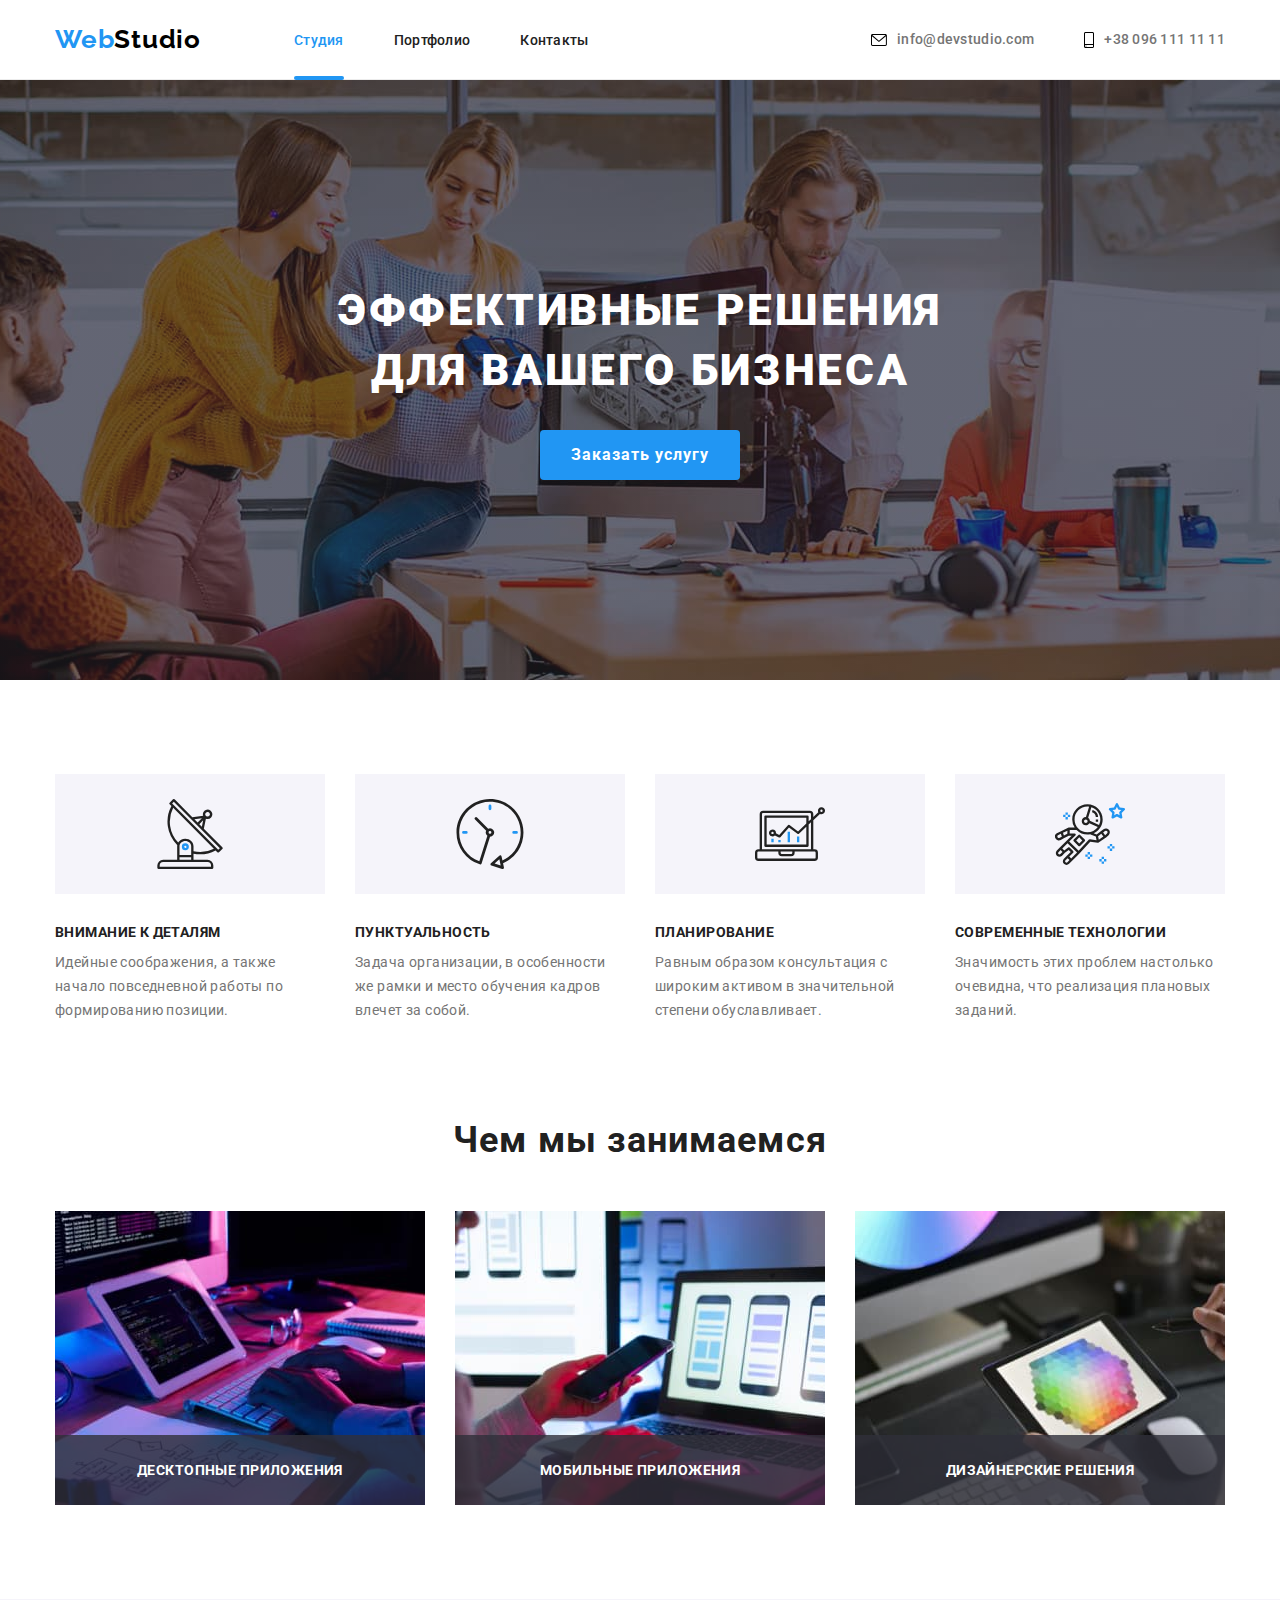
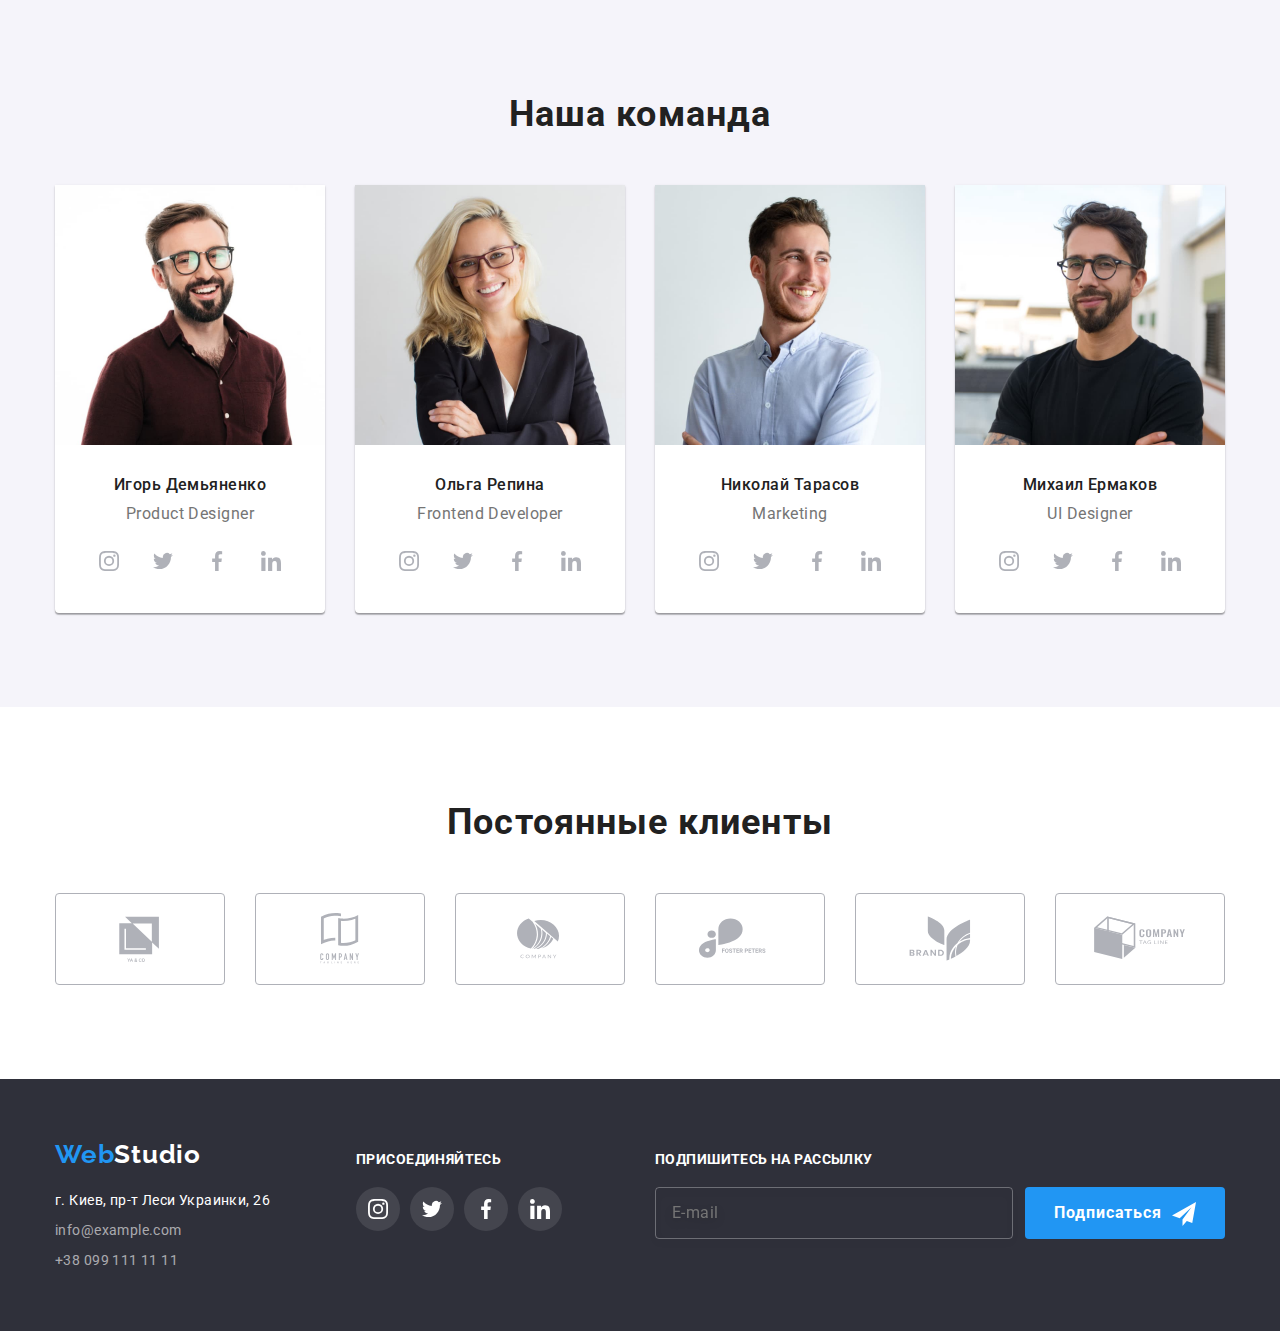
<file: index.html>
<!DOCTYPE html>
<html lang="ru">
<head>
  <meta charset="UTF-8">
  <meta http-equiv="X-UA-Compatible" content="IE=edge">
  <meta name="viewport" content="width=device-width, initial-scale=1.0">
  <title>Document</title>
  <link href="https://fonts.googleapis.com/css2?family=Raleway:wght@700&family=Roboto:wght@400;500;700;900&display=swap"
        rel="stylesheet">
  <link rel="stylesheet" href="https://cdnjs.cloudflare.com/ajax/libs/modern-normalize/1.1.0/modern-normalize.min.css">
  <link rel="stylesheet" href="./css/styles.css" />
</head>

<body>
  <header class="page-header">
    <div class="page-nav container">
      <nav class="logo-nav">
        <a class="logo link" href="./index.html">
          Web<span class="logo-header">Studio</span>
        </a>
      
        <ul class="site-nav list">
          <li class="item"><a class="link-header current link" href="./index.html">Студия</a></li>
          <li class="item"><a class="link-header link" href="./portfolio.html">Портфолио</a></li>
          <li class="item"><a class="link-header link" href="#contacts">Контакты</a></li>
        </ul>
      </nav>
      
      <ul class="contacts list">
        <li class="item"><a class="contacts-header mail link" href="mailto:info@devstudio.com">
          <svg class="icon">
            <use href="./images/icons.svg#envelope"></use>
          </svg>info@devstudio.com</a></li>
        <li class="item"><a class="contacts-header phone link" href="tel:+380961111111">
          <svg class="icon">
            <use href="./images/icons.svg#smartphone"></use>
          </svg>+38 096 111 11 11</a></li>
      </ul>
    </div>
  </header>

  <main>
    <section class="hero overlay">
      <div class="container">
      <h1 class="title-hero">Эффективные решения </br> для вашего бизнеса</h1>
        <button type="button" class="button hero" data-modal-open>Заказать услугу</button>

        <div class="backdrop is-hidden" data-modal>
          <div class="modal">
            <button type="button" class="button-modal" data-modal-close>
              <svg class="modal-close">
                <use href="./images/icons.svg#modal-close"></use>
              </svg>
            </button>
            <form class="modal-form">
              <h2 class="section-title form-title">Оставьте свои данные, мы вам перезвоним</h2>
              <label class="form-lable">
                Имя
                <input type="text" name="name" class="form-input">
                <svg class="modal-icon">
                  <use href="./images/icons.svg#modal-person"></use>
                </svg>
              </label>
              <label class="form-lable">
                Телефон
                <input type="tel" name="tel" class="form-input">
                <svg class="modal-icon">
                  <use href="./images/icons.svg#modal-phone"></use>
                </svg>
              </label>
              <label class="form-lable">
                Почта
                <input type="email" name="mail" class="form-input">
                <svg class="modal-icon">
                  <use href="./images/icons.svg#modal-email"></use>
                </svg>
              </label>
              <label class="form-lable">
                Комментарий
                <textarea name="comments" placeholder="Введите текст" class="form-input textarea"></textarea>
              </label>
              <label class="checkbox-lable">
                <input class="visually-hidden checkbox" type="checkbox">
                <svg class="modal-icon-check">
                  <use href="./images/icons.svg#modal-icon-check"></use>
                </svg>
                Соглашаюсь с рассылкой и принимаю&nbsp<a class="link" href="https://docs.google.com/document/d/1Gkfm2R9XfBFonFRTahAzh6TZIyt6liJbfedd9lWY37w/edit" target="_blank">Условия договора</a>
              </label>
              <button type="submit" class="button hero">Отправить</button>
            </form>
          </div>
        </div>

      </div>
    </section>

    <section class="section benefit">
      <div class="container">
        <h2 class="title visually-hidden">Наши преимущества</h2>
        <ul class="benefits list">
          <li class="item">
            <svg class="antenna icon">
              <use href="./images/icons.svg#antenna"></use>
            </svg>
            <h3 class="title">Внимание к деталям</h3>
            <p class="text">Идейные соображения, а также начало повседневной работы по формированию позиции.</p>
          </li>
          <li class="item">
            <svg class="clock icon">
              <use href="./images/icons.svg#clock"></use>
            </svg>
            <h3 class="title">Пунктуальность</h3>
            <p class="text">Задача организации, в особенности же рамки и место обучения кадров влечет за собой.</p>
          </li>
          <li class="item">
            <svg class="diagram icon">
              <use href="./images/icons.svg#diagram"></use>
            </svg>
            <h3 class="title">Планирование</h3>
            <p class="text">Равным образом консультация с широким активом в значительной степени обуславливает.</p>
          </li>
          <li class="item">
            <svg class="icon">
              <use href="./images/icons.svg#astronaut"></use>
            </svg>
            <h3 class="title">Современные технологии</h3>
            <p class="text">Значимость этих проблем настолько очевидна, что реализация плановых заданий.</p>
          </li>
        </ul>
      </div>
    </section>

    <section class="section our-work">
      <div class="container">
        <h2 class="section-title">Чем мы занимаемся</h2>
        <ul class="works list">
          <li class="item">
            <img class="no-gap" src="./images/box-1.jpg" alt="Человек набирает програмный код" width="370">
            <p class="works-text">Десктопные приложения</p>
          </li>
          <li class="item">
            <img class="no-gap" src="./images/box-2.jpg" alt="Человек создаёт мобильное приложение" width="370">
            <p class="works-text">Мобильные приложения</p>
          </li>
          <li class="item">
            <img class="no-gap" src="./images/box-3.jpg" alt="Человек подбирает на палитре цвет" width="370">
            <p class="works-text">Дизайнерские решения</p>
          </li>
        </ul>
      </div>
    </section>

    <section class="section our-team">
      <div class="container">
        <h2 class="section-title">Наша команда</h2>
        <ul class="team list">
          <li class="item">
            <img class="no-gap" src="./images/img-2.jpg" alt="Молодой улыбающийся мужчина в очках" width="270">
            <h3 class="title">Игорь Демьяненко</h3>
            <p class="text" lang="en">Product Designer</p>
            <ul class="social list">
              <li class="item-social">
                <a class="link" href="">
                  <svg class="icon">
                    <use href="./images/icons.svg#instagram"></use>
                  </svg>
                </a>
              </li>
              <li class="item-social">
                <a class="link" href="">
                  <svg class="icon">
                    <use href="./images/icons.svg#twitter"></use>
                  </svg>
                </a>
              </li>
              <li class="item-social">
                <a class="link" href="">
                  <svg class="icon">
                    <use href="./images/icons.svg#facebook"></use>
                  </svg>
                </a>
              </li>
              <li class="item-social">
                <a class="link" href="">
                  <svg class="icon">
                    <use href="./images/icons.svg#linkedin"></use>
                  </svg>
                </a>
              </li>
            </ul>
          </li>
          <li class="item">
            <img class="no-gap" src="./images/img-3.jpg" alt="Молодая улыбающаяся женщина в очках" width="270">
            <h3 class="title">Ольга Репина</h3>
            <p class="text" lang="en">Frontend Developer</p>
            <ul class="social list">
              <li class="item-social">
                <a class="link" href="">
                  <svg class="icon">
                    <use href="./images/icons.svg#instagram"></use>
                  </svg>
                </a>
              </li>
              <li class="item-social">
                <a class="link" href="">
                  <svg class="icon">
                    <use href="./images/icons.svg#twitter"></use>
                  </svg>
                </a>
              </li>
              <li class="item-social">
                <a class="link" href="">
                  <svg class="icon">
                    <use href="./images/icons.svg#facebook"></use>
                  </svg>
                </a>
              </li>
              <li class="item-social">
                <a class="link" href="">
                  <svg class="icon">
                    <use href="./images/icons.svg#linkedin"></use>
                  </svg>
                </a>
              </li>
            </ul>
          </li>
          <li class="item">
            <img class="no-gap" src="./images/img-4.jpg" alt="Молодой улыбающийся мужчина" width="270">
            <h3 class="title">Николай Тарасов<br /></h3>
            <p class="text" lang="en">Marketing</p>
            <ul class="social list">
              <li class="item-social">
                <a class="link" href="">
                  <svg class="icon">
                    <use href="./images/icons.svg#instagram"></use>
                  </svg>
                </a>
              </li>
              <li class="item-social">
                <a class="link" href="">
                  <svg class="icon">
                    <use href="./images/icons.svg#twitter"></use>
                  </svg>
                </a>
              </li>
              <li class="item-social">
                <a class="link" href="">
                  <svg class="icon">
                    <use href="./images/icons.svg#facebook"></use>
                  </svg>
                </a>
              </li>
              <li class="item-social">
                <a class="link" href="">
                  <svg class="icon">
                    <use href="./images/icons.svg#linkedin"></use>
                  </svg>
                </a>
              </li>
            </ul>
          </li>
          <li class="item">
            <img class="no-gap" src="./images/img-5.jpg" alt="Молодой улыбающийся мужчина в очках" width="270">
            <h3 class="title">Михаил Ермаков<br /></h3>
            <p class="text" lang="en">UI Designer</p>
            <ul class="social list">
              <li class="item-social">
                <a class="link" href="">
                  <svg class="icon">
                    <use href="./images/icons.svg#instagram"></use>
                  </svg>
                </a>
              </li>
              <li class="item-social">
                <a class="link" href="">
                  <svg class="icon">
                    <use href="./images/icons.svg#twitter"></use>
                  </svg>
                </a>
              </li>
              <li class="item-social">
                <a class="link" href="">
                  <svg class="icon">
                    <use href="./images/icons.svg#facebook"></use>
                  </svg>
                </a>
              </li>
              <li class="item-social">
                <a class="link" href="">
                  <svg class="icon">
                    <use href="./images/icons.svg#linkedin"></use>
                  </svg>
                </a>
              </li>
            </ul>
          </li>
        </ul>
      </div>
    </section>
    
    <section class="section our-clients">
      <div class="container">
        <h2 class="section-title">Постоянные клиенты</h2>
        <ul class="clients list">
          <li class="item">
            <a href="" class="link">
              <svg class="icon">
                <use href="./images/icons.svg#client-1"></use>
              </svg>
            </a>
          </li>
          <li class="item">
            <a href="" class="link">
              <svg class="icon">
                <use href="./images/icons.svg#client-2"></use>
              </svg>
            </a>
          </li>
          <li class="item">
            <a href="" class="link">
              <svg class="icon">
                <use href="./images/icons.svg#client-3"></use>
              </svg>
            </a>
          </li>
          <li class="item">
            <a href="" class="link">
              <svg class="icon">
                <use href="./images/icons.svg#client-4"></use>
              </svg>
            </a>
          </li>
          <li class="item">
            <a href="" class="link">
              <svg class="icon">
                <use href="./images/icons.svg#client-5"></use>
              </svg>
            </a>
          </li>
          <li class="item">
            <a href="" class="link">
              <svg class="icon">
                <use href="./images/icons.svg#client-6"></use>
              </svg>
            </a>
          </li>
        </ul>
      </div>
    </section>
  </main>

  <footer class="footer" id="contacts">
    <div class="container">
      <div class="foot-nav">
      <a class="logo link" href="./index.html">
        Web<span class="logo-footer">Studio</span>
      </a>
      <address>
        <ul class="address list">
          <li class="item"><a class="location link" href="https://goo.gl/maps/PnfE6D5Lr83QuQto6" target="_blank">г. Киев, пр-т Леси Украинки,
              26</a></li>
          <li class="item"><a class="contacts-footer link" href="mailto:info@example.com">info@example.com</a></li>
          <li class="item"><a class="contacts-footer link" href="tel:+380961111111">+38 099 111 11 11</a></li>
        </ul>
      </address>
      </div>
      <div class="foot-social">
      <h2 class="title">Присоединяйтесь</h2>
      <ul class="social list">
        <li class="item-social">
          <a class="link" href="">
            <svg class="icon">
              <use href="./images/icons.svg#instagram"></use>
            </svg>
          </a>
        </li>
        <li class="item-social">
          <a class="link" href="">
            <svg class="icon">
              <use href="./images/icons.svg#twitter"></use>
            </svg>
          </a>
        </li>
        <li class="item-social">
          <a class="link" href="">
            <svg class="icon">
              <use href="./images/icons.svg#facebook"></use>
            </svg>
          </a>
        </li>
        <li class="item-social">
          <a class="link" href="">
            <svg class="icon">
              <use href="./images/icons.svg#linkedin"></use>
            </svg>
          </a>
        </li>
      </ul>
      </div>
      <div class="foot-join">
        <form class="foot-form">
          <label for="foot-input" class="foot-lable title">Подпишитесь на рассылку</label>
          <input class="foot-input" type="email" name="mail" id="foot-input" placeholder="E-mail"></input>
          <button type="submit" class="button hero">
            Подписаться&nbsp
            <svg class="icon">
              <use href="./images/icons.svg#icon-send"></use>
            </svg>
          </button>
        </form>
      </div>
    </div>
  </footer>

  <script src="./js/modal.js"></script>
  
</body>
</html>
</file>
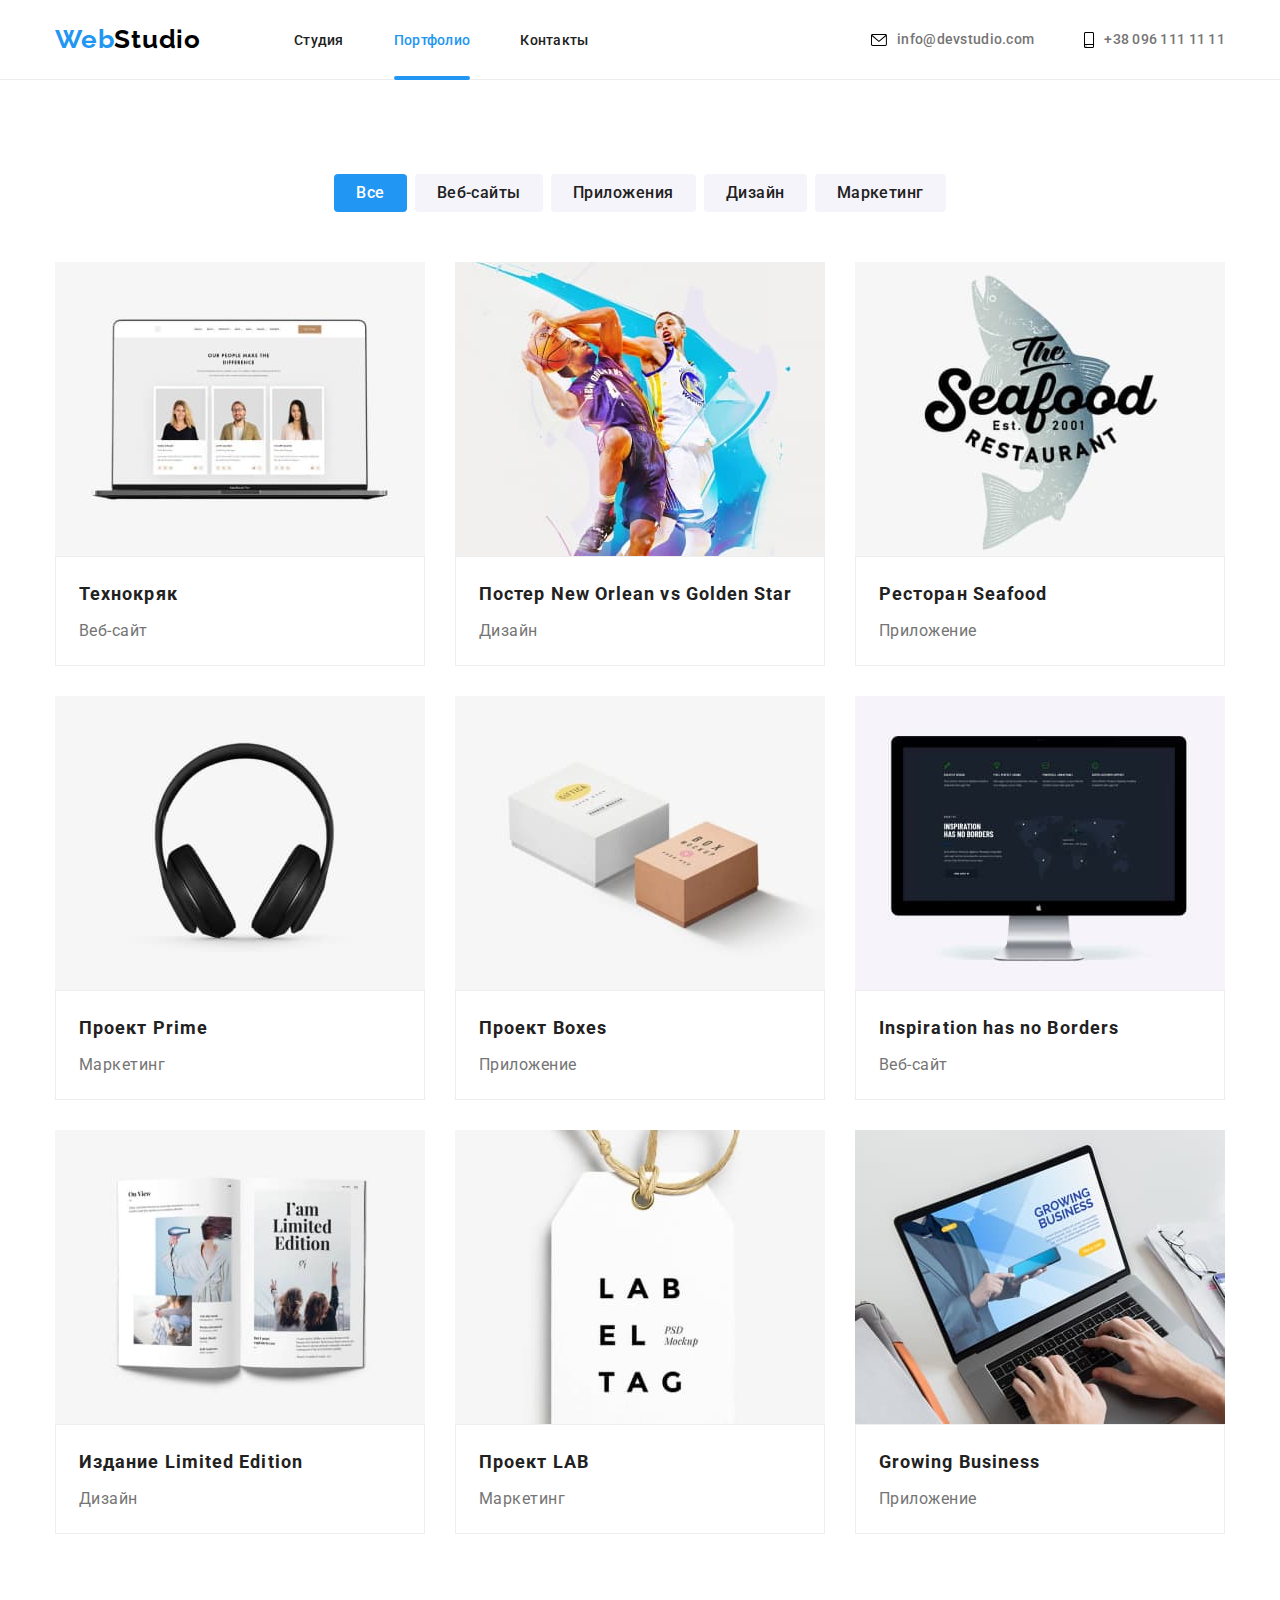
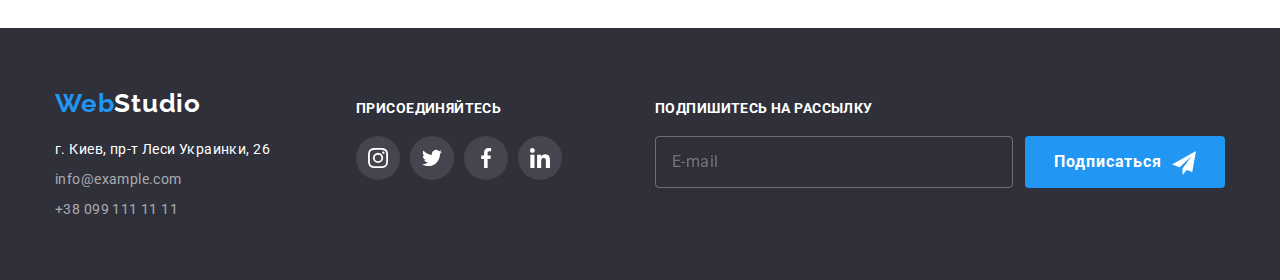
<file: portfolio.html>
<!DOCTYPE html>
<html lang="ru">
<head>
  <meta charset="UTF-8">
  <meta http-equiv="X-UA-Compatible" content="IE=edge">
  <meta name="viewport" content="width=device-width, initial-scale=1.0">
  <title>Document</title>
  <link href="https://fonts.googleapis.com/css2?family=Raleway:wght@700&family=Roboto:wght@400;500;700;900&display=swap"
        rel="stylesheet">
  <link rel="stylesheet" href="https://cdnjs.cloudflare.com/ajax/libs/modern-normalize/1.1.0/modern-normalize.min.css">
  <link rel="stylesheet" href="./css/styles.css" />
</head>

<body>
  <header class="page-header">
    <div class="page-nav container">
      <nav class="logo-nav">
        <a class="logo link" href="./index.html">
          Web<span class="logo-header">Studio</span>
        </a>
  
        <ul class="site-nav list">
          <li class="item"><a class="link-header link" href="./index.html">Студия</a></li>
          <li class="item"><a class="link-header current link" href="./portfolio.html">Портфолио</a></li>
          <li class="item"><a class="link-header link" href="#contacts">Контакты</a></li>
        </ul>
      </nav>
  
      <ul class="contacts list">
        <li class="item"><a class="contacts-header mail link" href="mailto:info@devstudio.com">
            <svg class="icon">
              <use href="./images/icons.svg#envelope"></use>
            </svg>info@devstudio.com</a></li>
        <li class="item"><a class="contacts-header phone link" href="tel:+380961111111">
            <svg class="icon">
              <use href="./images/icons.svg#smartphone"></use>
            </svg>+38 096 111 11 11</a></li>
      </ul>
    </div>
  </header>

  <main>
    <section class="section">
      <div class="container">
        <h1 class="title visually-hidden">Примеры работ для клиентов</h1>
        
        <ul class="filter list">
          <li class="item"><button type="button" class="button current">Все</button></li>
          <li class="item"><button type="button" class="button">Веб-сайты</button></li>
          <li class="item"><button type="button" class="button">Приложения</button></li>
          <li class="item"><button type="button" class="button">Дизайн</button></li>
          <li class="item"><button type="button" class="button">Маркетинг</button></li>
        </ul>
        
        <ul class="examples list">
          <li class="item">
            <div class="examples-overlay">
              <img class="examples-img no-gap" src="./images/progect-1.jpg" alt="Ноутбук с запущенным сайтом" width="370">
              <p class="examples-overlay-text">Ресурс предлагает комплексные предложения с разным уровнем функционала и сервисов. Все это позволит посетителю
                получить исчерпывающие сведения о компании или частном лице.</p>
            </div>
            <div class="examples-card">
              <h2 class="title">Технокряк</h2>
              <p class="text">Веб-сайт</p>
            </div>
          </li>
          <li class="item">
            <div class="examples-overlay">
              <img class="examples-img no-gap" src="./images/progect-2.jpg"
                alt="Один баскетболист блокирует бросок другого баскетболиста" width="370">
              <p class="examples-overlay-text">Ресурс предлагает комплексные предложения с разным уровнем функционала и сервисов. Все это позволит посетителю
                получить исчерпывающие сведения о компании или частном лице.</p>
            </div>
           <div class="examples-card">
              <h2 class="title">Постер New Orlean vs Golden Star</h2>
              <p class="text">Дизайн</p>
            </div>
          </li>
          <li class="item">
            <div class="examples-overlay">
              <img class="examples-img no-gap" src="./images/progect-3.jpg" alt="Эмблема ресторана поверх изображения рыбы"
                width="370">
              <p class="examples-overlay-text">Ресурс предлагает комплексные предложения с разным уровнем функционала и сервисов. Все это позволит посетителю
                получить исчерпывающие сведения о компании или частном лице.</p>
            </div>
            <div class="examples-card">
              <h2 class="title">Ресторан Seafood</h2>
              <p class="text">Приложение</p>
            </div>
          </li>
          <li class="item">
            <div class="examples-overlay">
              <img class="examples-img no-gap" src="./images/progect-4.jpg" alt="Наушники" width="370">
              <p class="examples-overlay-text">Ресурс предлагает комплексные предложения с разным уровнем функционала и сервисов. Все это позволит посетителю
                получить исчерпывающие сведения о компании или частном лице.</p>
            </div>
            <div class="examples-card">
              <h2 class="title">Проект Prime</h2>
              <p class="text">Маркетинг</p>
            </div>
          </li>
          <li class="item">
            <div class="examples-overlay">
              <img class="examples-img no-gap" src="./images/progect-5.jpg" alt="Две коробочки" width="370">
              <p class="examples-overlay-text">Ресурс предлагает комплексные предложения с разным уровнем функционала и сервисов. Все это
                позволит посетителю
                получить исчерпывающие сведения о компании или частном лице.</p>
            </div>
            <div class="examples-card">
              <h2 class="title">Проект Boxes</h2>
              <p class="text">Приложение</p>
            </div>
          </li>
          <li class="item">
            <div class="examples-overlay">
              <img class="examples-img no-gap" src="./images/progect-6.jpg" alt="iMac с запущенным сайтом" width="370">
              <p class="examples-overlay-text">Ресурс предлагает комплексные предложения с разным уровнем функционала и сервисов. Все это
                позволит посетителю
                получить исчерпывающие сведения о компании или частном лице.</p>
            </div>
            <div class="examples-card">
              <h2 class="title">Inspiration has no Borders</h2>
              <p class="text">Веб-сайт</p>
            </div>
          </li>
          <li class="item">
            <div class="examples-overlay">
              <img class="examples-img no-gap" src="./images/progect-7.jpg" alt="Открытая книга" width="370">
              <p class="examples-overlay-text">Ресурс предлагает комплексные предложения с разным уровнем функционала и сервисов. Все это
                позволит посетителю
                получить исчерпывающие сведения о компании или частном лице.</p>
            </div>
            <div class="examples-card">
              <h2 class="title">Издание Limited Edition</h2>
              <p class="text">Дизайн</p>
            </div>
          </li>
          <li class="item">
            <div class="examples-overlay">
              <img class="examples-img no-gap" src="./images/progect-8.jpg" alt="Бирка с лого компании" width="370">
              <p class="examples-overlay-text">Ресурс предлагает комплексные предложения с разным уровнем функционала и сервисов. Все это
                позволит посетителю
                получить исчерпывающие сведения о компании или частном лице.</p>
            </div>
            <div class="examples-card">
              <h2 class="title">Проект LAB</h2>
              <p class="text">Маркетинг</p>
            </div>
          </li>
          <li class="item">
            <div class="examples-overlay">
              <img class="examples-img no-gap" src="./images/progect-9.jpg" alt="Человек работает за ноутбуком" width="370">
              <p class="examples-overlay-text">Ресурс предлагает комплексные предложения с разным уровнем функционала и сервисов. Все это
                позволит посетителю
                получить исчерпывающие сведения о компании или частном лице.</p>
            </div>
            <div class="examples-card">
              <h2 class="title">Growing Business</h2>
              <p class="text">Приложение</p>
            </div>
          </li>
        </ul>
      </div>
    </section>
  </main>

  <footer class="footer" id="contacts">
    <div class="container">
      <div class="foot-nav">
        <a class="logo link" href="./index.html">
          Web<span class="logo-footer">Studio</span>
        </a>
        <address>
          <ul class="address list">
            <li class="item"><a class="location link" href="https://goo.gl/maps/PnfE6D5Lr83QuQto6" target="_blank">г.
                Киев, пр-т Леси Украинки,
                26</a></li>
            <li class="item"><a class="contacts-footer link" href="mailto:info@example.com">info@example.com</a></li>
            <li class="item"><a class="contacts-footer link" href="tel:+380961111111">+38 099 111 11 11</a></li>
          </ul>
        </address>
      </div>
      <div class="foot-social">
        <h2 class="title">Присоединяйтесь</h2>
        <ul class="social list">
          <li class="item-social">
            <a class="link" href="">
              <svg class="icon">
                <use href="./images/icons.svg#instagram"></use>
              </svg>
            </a>
          </li>
          <li class="item-social">
            <a class="link" href="">
              <svg class="icon">
                <use href="./images/icons.svg#twitter"></use>
              </svg>
            </a>
          </li>
          <li class="item-social">
            <a class="link" href="">
              <svg class="icon">
                <use href="./images/icons.svg#facebook"></use>
              </svg>
            </a>
          </li>
          <li class="item-social">
            <a class="link" href="">
              <svg class="icon">
                <use href="./images/icons.svg#linkedin"></use>
              </svg>
            </a>
          </li>
        </ul>
      </div>
      <div class="foot-join">
        <form class="foot-form">
          <label for="foot-input" class="foot-lable title">Подпишитесь на рассылку</label>
          <input class="foot-input" type="email" name="mail" id="foot-input" placeholder="E-mail"></input>
          <button type="submit" class="button hero">
            Подписаться&nbsp
            <svg class="icon">
              <use href="./images/icons.svg#icon-send"></use>
            </svg>
          </button>
        </form>
      </div>
    </div>
  </footer>
    
</body>
</html>
</file>
<file: css/styles.css>
:root {
    --brand-color: #2196f3;
    --background-color: #2F303A;
    --title-color: #212121;
    --white-color: #FFFFFF;
    --text-color: #757575;
    --second-bg-color: #F5F4FA;
    --header-line-color: #ECECEC;
    --button-bg-color: #F5F4FA;
    --examples-border-color: #EEEEEE;
    --icon-color: #AFB1B8;
    --footer-social-bg: rgba(255, 255, 255, 0.1);
}

body {
    font-family: 'Roboto', 'Segoe UI', Tahoma, Geneva, Verdana, sans-serif;
    font-style: normal;
    font-size: 14px;
    color: var(--text-color);
    background-color: var(--white-color);
}

h1,
h2,
h3,
h4,
h5,
h6,
p {
    margin: 0;
}

/* ----------Классы утилиты---------- */

.section {
    padding-top: 94px;
    padding-bottom: 94px;
}

.container {
    width: 1200px;
    padding-left: 15px;
    padding-right: 15px;
    margin: 0 auto;

    /* outline: 2px solid tomato; */
}

.list {
    list-style: none;
    margin-top: 0;
    margin-bottom: 0;
    padding-left: 0;
}

.no-gap {
    display: block;
}

.visually-hidden {
    position: absolute;
    width: 1px;
    height: 1px;
    margin: -1px;
    border: 0;
    padding: 0;
    clip: rect(0 0 0 0);
    overflow: hidden;
}

.link {
    text-decoration: none;
    color: inherit;
}

/* ----------Header---------- */

.page-header {
    border-bottom: 1px solid var(--header-line-color);
}

.page-nav {
    display: flex;
    align-items: center;
    justify-content: space-between;
}

.logo-nav {
    display: flex;
}

.site-nav {
    display: flex;
    padding-left: 0;
    padding-right: 0;
}

.site-nav .item {
    position: relative;
}

.link-header.current::before {
    position: absolute;
    bottom: -1px;
    left: 0;

    display: inline-block;
    content: "";
    width: 100%;

    border-bottom: 4px solid var(--brand-color);
    border-radius: 2px;
}

.site-nav .item:not(:last-child) {
    margin-right: 50px;
}

.contacts {
    display: flex;
    padding-left: 0;
    padding-right: 0;
}

.contacts .item:not(:last-child) {
    margin-right: 50px;
}

.logo {
    display: flex;
    align-items: center;
    margin-right: 93px;

    font-family: 'Raleway';
    font-weight: 700;
    font-size: 26px;
    line-height: 1.1925;
    text-decoration: none;
    letter-spacing: 0.03em;

    color: var(--brand-color);
}

.logo-header {
    color: #000000;
}

.link-header {
    display: block;
    padding-top: 32px;
    padding-bottom: 31px;
    font-weight: 500;
    line-height: 1.143;
    letter-spacing: 0.02em;
    color: var(--title-color);
}

.contacts-header {
    font-weight: 500;
    line-height: 1.15;
    letter-spacing: 0.02em;
}

.contacts-header:hover,
.contacts-header:focus,
.contacts-footer:hover,
.contacts-footer:focus,
.link-header:hover,
.link-header:focus,
.current {
    color: var(--brand-color);
    fill: var(--brand-color);
    transition: 250ms cubic-bezier(0.4, 0, 0.2, 1);
}

.contacts .icon {
    vertical-align: middle;
    margin-right: 10px;
}

.mail .icon {
    width: 16px;
    height: 12px;
}

.phone .icon {
    width: 10px;
    height: 16px;
}

/* ----------Main---------- */

/* ----------Hero---------- */

.hero {
    padding-top: 200px;
    padding-bottom: 200px;

    text-align: center;
    background-color: var(--background-color);
}

.overlay {
    max-width: 1600px;
    min-width: 1200px;
    height: 600px;
    margin-left: auto;
    margin-right: auto;
    background-image: linear-gradient(rgba(47, 48, 58, 0.4), rgba(47, 48, 58, 0.4)), url(../images/hero.jpg);

    background-repeat: no-repeat;
    background-position: center;
    background-size: cover;
}

.title-hero {
    font-weight: 900;
    font-size: 44px;
    line-height: 1.3637;
    letter-spacing: 0.06em;
    text-transform: uppercase;
    color: var(--white-color);

    margin-top: 0;
    margin-bottom: 30px; 
}

/* ----------Modal window---------- */

.backdrop {
    position: fixed;
    top: 0;
    left: 0;
    z-index: 1;

    width: 100%;
    height: 100%;

    background: rgba(0, 0, 0, 0.2);

    opacity: 1;

    transition: opacity 250ms cubic-bezier(0.4, 0, 0.2, 1);
}

.backdrop.is-hidden {
    /* visibility: hidden; */
    opacity: 0;
    pointer-events: none;
}

.backdrop.is-hidden .modal {
    transform: translate(-50%, -50%) scale(0.5);
    opacity: 0;
}

.modal {
    position: absolute;
    top: 50%;
    left: 50%;

    min-width: 528px;
    min-height: 581px;
    padding: 40px;

    background: var(--white-color);
    box-shadow: 0px 1px 3px rgba(0, 0, 0, 0.12),
        0px 1px 1px rgba(0, 0, 0, 0.14),
        0px 2px 1px rgba(0, 0, 0, 0.2);
    border-radius: 4px;

    transform: translate(-50%, -50%) scale(1);
    opacity: 1;
    transition: transform 250ms cubic-bezier(0.4, 0, 0.2, 1), opacity 250ms cubic-bezier(0.4, 0, 0.2, 1);
}

.button-modal {
    position: absolute;
    top: 8px;
    right: 8px;

    display: flex;
    width: 30px;
    height: 30px;
    border-radius: 50%;
    background-color: #FFFFFF;
    border: 1px solid rgba(0, 0, 0, 0.1);
    cursor: pointer;

    padding: 0;
    justify-content: center;
    align-items: center;
}

.modal-close {
    width: 18px;
    height: 18px;
}

.button-modal:hover,
.button-modal:focus {
    fill: var(--brand-color);
    transition: 250ms cubic-bezier(0.4, 0, 0.2, 1);
}

.section-title.form-title {
    font-size: 20px;
    line-height: 1.15;
    margin-bottom: 12px;
}

.form-lable {
    position: relative;
    display: block;
    font-size: 12px;
    line-height: 1.6667;
    letter-spacing: 0.01em;
    text-align: left;
    margin-bottom: 10px;
}

.checkbox-lable {
    display: flex;
    align-items: center;
    justify-content: center;
    margin-bottom: 30px;
    font-size: 14px;
    line-height: 1.7145;
        /* identical to box height, or 171% */
    letter-spacing: 0.03em;
    color: #757575;
}

.checkbox-lable .link {
    text-decoration: underline;
    color: var(--brand-color);
}

.form-input {
    width: 100%;
    height: 40px;
    padding: 12px 42px;

    border: 1px solid rgba(33, 33, 33, 0.2);
    border-radius: 4px;
}

.form-input.textarea {
    height: 120px;
    padding: 12px 16px;
    margin: 0;
    resize: none;

    font-size: 14px;
    line-height: 16px;
    letter-spacing: 0.01em;
}

.form-input.textarea::placeholder {
    color: rgba(117, 117, 117, 0.5);
}

.form-input:hover,
.form-input:focus {
    border: 1px solid var(--brand-color);
    transition: 250ms cubic-bezier(0.4, 0, 0.2, 1);
}

.form-input:hover + .modal-icon,
.form-input:focus + .modal-icon {
    fill: var(--brand-color);
    transition: 250ms cubic-bezier(0.4, 0, 0.2, 1);
}

.modal-icon {
    position: absolute;
    bottom: 11px;
    left: 12px;

    width: 18px;
    height: 18px;
}

.modal-icon-check {
    display: inline-block;
    width: 16px;
    height: 15px;
    margin-right: 7px;
    fill: none;

    border: 2px solid var(--title-color);
    border-radius: 4px;
}

.checkbox:checked + .modal-icon-check {
    fill: var(--white-color);
    background-color: var(--brand-color);
    border: none;
}

/* ----------Buttons---------- */

.button {
    font-family: inherit;
    font-weight: 500;
    font-size: 16px;
    line-height: 1.625;
    text-align: center;
    letter-spacing: 00.03em;
    background-color: var(--button-bg-color);
    color: var(--title-color);
    cursor: pointer;

    padding: 6px 22px;
    border: none;
    border-radius: 4px;
}

.button.hero {
    min-width: 200px;
    min-height: 50px;
    font-family: inherit;
    font-weight: 700;
    line-height: 1.875;
    letter-spacing: 0.06em;
    background-color: var(--brand-color);
    color: var(--white-color);
}

.button:hover,
.button:focus {
    background-color: var(--brand-color);
    color: var(--white-color);
    box-shadow: 0px 3px 1px rgba(0, 0, 0, 0.1),
    0px 1px 2px rgba(0, 0, 0, 0.08),
    0px 2px 2px rgba(0, 0, 0, 0.12);
    transition: 250ms cubic-bezier(0.4, 0, 0.2, 1);
}

.button.hero:hover,
.button.hero:focus {
    background: #188CE8;
    box-shadow: 0px 4px 4px rgba(0, 0, 0, 0.15);
    transition: 250ms cubic-bezier(0.4, 0, 0.2, 1);
}

.button.current {
    background-color: var(--brand-color);
    color: var(--white-color);
}

/* ----------Benefits---------- */

.benefit {
    padding-bottom: 0;
}

.benefits {
    display: flex;
    justify-content: space-between;
}

.section-title {
    font-weight: 700;
    font-size: 36px;
    line-height: 1.1668;
    text-align: center;
    letter-spacing: 00.03em;
    margin-top: 0;
    margin-bottom: 50px;
    color: var(--title-color);
}

.benefits .title {
    font-weight: 700;
    font-size: inherit;
    line-height: 1.143;
    letter-spacing: 00.03em;
    text-transform: uppercase;
    color: var(--title-color);

    margin-top: 0;
    margin-bottom: 10px;
}

.benefits .text {
    line-height: 1.715;
    letter-spacing: 00.03em;

    margin-bottom: 3px;
}

.benefits .item {
    width: calc((100% - 90px) / 4);
}

.benefits .icon {
    display: block;
    width: 100%;
    height: 120px;
    margin-bottom: 30px;
    padding: 25px 100px;

    background-color: var(--second-bg-color);
}

/* ----------What we do---------- */

.works {
    display: flex;
    justify-content: space-between;
}

.works .item {
    position: relative;
}

.works-text {
    position: absolute;
    bottom: 0;
    left: 0;

    width: 100%;
    height: 70px;
    color: var(--white-color);
    background-color: rgba(47, 48, 58, 0.8);
    font-weight: 700;
    font-size: 14px;
    line-height: 1.143;
    justify-content: center;
    align-items: center;
    letter-spacing: 0.03em;
    text-transform: uppercase;
    display: flex;
}

/* ----------Our team---------- */

.section.our-team {
    background-color: var(--second-bg-color);
}

.team {
    display: flex;
    justify-content: space-between;
    font-size: 16px;
    line-height: 1.1875;
    text-align: center;
    letter-spacing: 00.03em;
}

.team .title {
    font-size: 16px;
    font-weight: 500;
    margin-top: 30px;
    margin-bottom: 10px;
    color: var(--title-color);
}

.team .text {
    margin-bottom: 16px;
}

.team .item {
    background-color: var(--white-color);

    box-shadow: 0px 1px 3px rgba(0, 0, 0, 0.12),
                0px 1px 1px rgba(0, 0, 0, 0.14),
                0px 2px 1px rgba(0, 0, 0, 0.2);
    border-radius: 0px 0px 4px 4px;
}

.social {
    display: flex;
    justify-content: space-between;
    margin-right: 32px;
    margin-left: 32px;
    margin-bottom: 30px;
}

.social .link {
    fill: var(--icon-color);
    display: flex;
    width: 44px;
    height: 44px;
    border-radius: 50%;    
    align-items: center;
    justify-content: center;
}

.social .icon {
    display: flex;
    width: 20px;
    height: 20px;
    justify-items: center;
}

.social .link:hover,
.social .link:focus {
    fill: var(--white-color);
    background-color: var(--brand-color);
    transition: 250ms cubic-bezier(0.4, 0, 0.2, 1);
}

/* ----------Our clients---------- */

.clients {
    display: flex;
    justify-content: space-between;
}

.clients .item{
    width: calc((100% - 5*30px)/6);
    height: 92px;
}

.clients .icon {
    display: block;
    width: 100%;
    height: 92px;
    margin-bottom: 30px;
    padding: 16px 32px;
    fill: var(--icon-color);

    border: 1px solid #AFB1B8;
    box-sizing: border-box;
    border-radius: 4px;
}

.clients .icon:hover,
.clients .icon:focus {
    border-color: var(--brand-color);
    fill: var(--brand-color);
    transition: 250ms cubic-bezier(0.4, 0, 0.2, 1);
}

/* ----------Portolio---------- */

/* ----------Filter---------- */

.filter {
    display: flex;
    justify-content: center;
    margin-bottom: 50px;
}

.filter .item:not(:last-child) {
    margin-right: 8px;
}

/* ----------Examples---------- */

.examples {
    display: flex;
    flex-wrap: wrap;
}

.examples .item {
    width: calc((100% - 60px) / 3);

    margin-right: 30px;
    margin-bottom: 30px;
}

.examples .item:nth-child(3n) {
    margin-right: 0;
}

.examples .item:nth-last-child(-n+3) {
    margin-bottom: 0;
}

.examples .item:hover { 
    box-shadow: 0px 1px 1px rgba(0, 0, 0, 0.12),
    0px 4px 4px rgba(0, 0, 0, 0.06),
    1px 4px 6px rgba(0, 0, 0, 0.16);
    transition: 250ms cubic-bezier(0.4, 0, 0.2, 1);
}

.examples-overlay {
    position: relative;
    overflow: hidden;
}

.examples .item:hover .examples-overlay-text{
    transform: translate3d(0, 0, 0);
    opacity: 1;
    transition: 250ms cubic-bezier(0.4, 0, 0.2, 1);
}

.examples-overlay-text {
    display: flex;
    position: absolute;
    top: 0;
    left: 0;

    transform: translate3d(0, 100%, 0);
    opacity: 0.5;

    align-items: center;
    padding: 24px;
    width: 100%;
    height: 100%;

    font-size: 18px;
    line-height: 1.56;
    letter-spacing: 0.03em;
    color: var(--white-color);
    background: rgba(33, 150, 243, 0.9);

    transition: transform 250ms cubic-bezier(0.4, 0, 0.2, 1), opacity 250ms cubic-bezier(0.4, 0, 0.2, 1);
}

.examples-card {
    padding: 19px 23px;
    border: 1px solid var(--examples-border-color);
}

.examples .title {
    font-weight: 700;
    font-size: 18px;
    line-height: 2;
    letter-spacing: 00.06em;
    color: var(--title-color);

    margin-bottom: 4px;
}

.examples .text {
    font-size: 16px;
    line-height: 1.875;
    letter-spacing: 00.03em;
    margin-top: 0;
}

/* ----------Footer---------- */

.footer .logo {
    display: inline-block;
    margin-bottom: 20px;
    margin-right: auto;
}

.logo-footer {
    color: var(--white-color);
}

.contacts-footer {
    line-height: 1.5;
    letter-spacing: 0.03em;
    color: rgba(255, 255, 255, 0.6);
}

.location {
    display: inline-block;
    list-style: normal;
    line-height: 1.5;
    letter-spacing: 0.03em;
    color: var(--white-color);
}

.footer {
    padding-top: 60px;
    padding-bottom: 60px;
    background-color: var(--background-color);
}

.address .item:not(:last-child) {
    margin-bottom: 9px;
}

.address {
    font-style: normal;
}

.footer .container {
    display: flex;
}

.foot-nav {
    min-width: 231px;
    margin-right: 70px;
}

.foot-social .title,
.foot-join .title {
    font-weight: 700;
    font-size: inherit;
    line-height: 1.143;
    letter-spacing: 00.03em;
    text-transform: uppercase;
    color: var(--white-color);

    margin-top: 12px;
    margin-bottom: 20px;
}

.foot-social .social {
    min-width: 206px;
    margin: 0;
}

.foot-social .link {
    fill: var(--white-color);
    background-color: var(--footer-social-bg);
}

.foot-join {
    width: 570px;
    margin-left: auto;
}

.foot-form {
    display: flex;
    flex-wrap: wrap;
}

.foot-lable {
    width: 100%;
}

.foot-form .icon {
    width: 24px;
    height: 24px;
    fill: var(--white-color);
    vertical-align: middle;
}

.foot-input {
    flex-grow: 1;
    margin-right: 12px;
    padding: 15px 16px;
    font-size: 16px;
    line-height: 1.25;
    letter-spacing: 0.03em;
    color: var(--white-color);

    background: transparent;

    border: 1px solid rgba(255, 255, 255, 0.3);
    filter: drop-shadow(0px 4px 4px rgba(0, 0, 0, 0.15));
    border-radius: 4px;
}

.foot-input:hover,
.foot-input:focus {
    border-color: rgba(33, 150, 243, 0.9);
    transition: 250ms cubic-bezier(0.4, 0, 0.2, 1);
}
</file>
